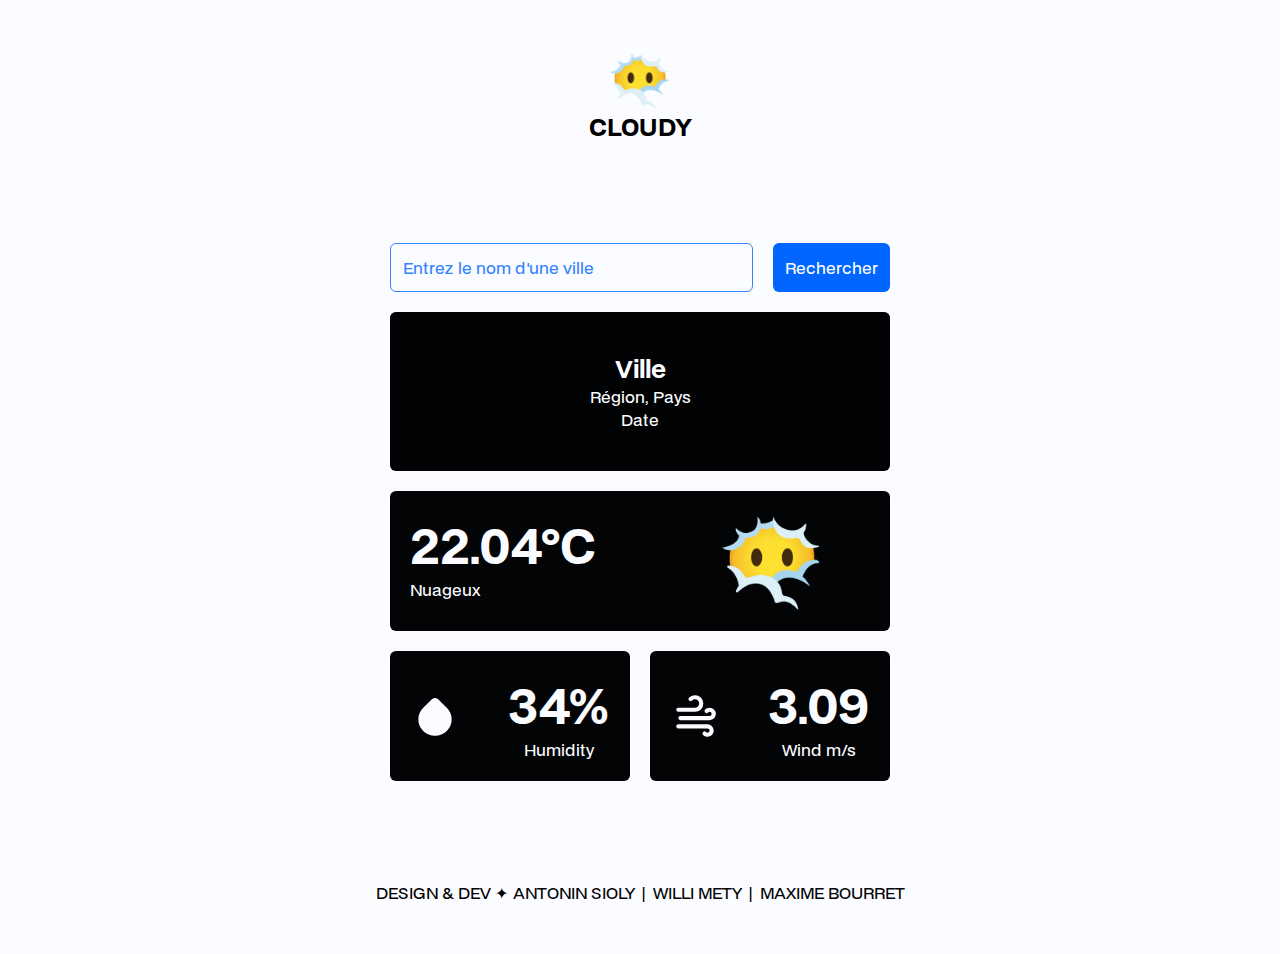
<file: index.html>
<!DOCTYPE html>
<html lang="fr">
  <head>
    <meta charset="UTF-8" />
    <meta name="viewport" content="width=device-width, initial-scale=1.0" />

    <link rel="icon" href="assets/favicon.gif" type="image/gif" />
    <link rel="stylesheet" href="assets/styles/style.css" />

    <title>Cloudy</title>
  </head>
  <body>
    <main>
      <header>
        <img class="logo" src="assets/images/favicon.gif" alt="Logo" />
        <h1>CLOUDY</h1>
      </header>

      <section>
        <form>
          <input
            type="text"
            id="city_input"
            placeholder="Entrez le nom d'une ville"
            required
          />
          <button id="searchBtn">Rechercher</button>
        </form>

        <!-- Card Title -->
        <div class="card card-title">
          <h2>Ville</h2>
          <p>Région, Pays</p>
          <p>Date</p>
        </div>

        <!-- Card Weather -->
        <div class="card card-weather">
          <div class="card-weather-content">
            <h2 class="display1">22.04°C</h2>
            <p>Nuageux</p>
          </div>
          <div class="card-weather-img">
            <img class="logo" src="assets/images/favicon.gif" alt="Logo" />
          </div>
        </div>

        <!-- Card Grid -->
        <div class="card-grid">
          <!-- Card Humidity -->
          <div class="card card-humidity">
            <img
              class="icon"
              src="assets/icons/icon-humidity.svg"
              alt="Icone Humidity"
            />

            <div class="card-mini-content">
              <h2 class="display1">34%</h2>
              <p>Humidity</p>
            </div>
          </div>

          <!-- Card Wind -->
          <div class="card card-wind">
            <img
              class="icon"
              src="assets/icons/icon-wind.svg"
              alt="Icone Wind"
            />

            <div class="card-mini-content">
              <h2 class="display1">3.09</h2>
              <p>Wind m/s</p>
            </div>
          </div>
        </div>
      </section>
    </main>
    <!-- Footer -->
    <footer>
      <p>DESIGN & DEV ✦</p>
      <a class="text-link" href="https://github.com/HeyAnto" target="_blank"
        >ANTONIN SIOLY</a
      >
      <p>|</p>
      <a
        class="text-link"
        href="https://github.com/Willi-Ratech"
        target="_blank"
        >WILLI METY</a
      >
      <p>|</p>
      <a class="text-link" href="https://github.com/Cosmolog1" target="_blank"
        >MAXIME BOURRET</a
      >
    </footer>
    <script src="assets/javascripts/script.js"></script>
  </body>
</html>
</file>
<file: assets/styles/style.css>
@font-face {
  font-family: "BDO Grotesk";
  src: url(../font/BDOGrotesk-VF.ttf) format("truetype");
}

:root {
  /* Primary Color */
  --color-dark: #030405;
  --color-bg-sky: #fbfcff;
  --color-blue: #0066ff;

  /* Font Family */
  --font-family: "BDO Grotesk", "Arial", sans-serif;

  /* Font Size */
  --font-size-display1: 3rem;

  --font-size-p: 1rem;
  --font-size-h1: 1.5rem;
  --font-size-h2: 1.5rem;

  /* Font Weight */
  --font-weight-regular: 400;
  --font-weight-bold: 700;
}

/* Font Style */
.display1 {
  font-size: var(--font-size-display1);
  font-weight: var(--font-weight-bold);
}

h1 {
  font-size: var(--font-size-h1);
  font-weight: var(--font-weight-bold);
}

h2 {
  font-size: var(--font-size-h2);
  font-weight: var(--font-weight-bold);
}

p {
  font-size: var(--font-size-p);
  font-weight: var(--font-weight-regular);
}

/* Reset */
* {
  box-sizing: border-box;
  margin: 0;
  padding: 0;

  font-family: var(--font-family);
  font-size: var(--font-size-p);
  font-weight: var(--font-weight-regular);

  transition: all 0.3s;
}

html {
  scroll-behavior: smooth;
}

a {
  color: var(--color-dark);
  text-decoration: none;
  cursor: pointer;
}

a:hover {
  text-decoration: underline;
  text-underline-offset: 5px;
}

button {
  background: none;
  border: none;
}

/* Layout */
body {
  min-height: 100vh;
  display: flex;
  flex-direction: column;
  justify-content: space-between;
  align-items: center;
  padding: 50px;
  gap: 100px;

  background: var(--color-bg-sky);
}

main {
  width: 100%;
  max-width: 500px;

  flex: 1;
  display: flex;
  flex-direction: column;
  align-items: center;
  gap: 100px;
}

header {
  display: flex;
  flex-direction: column;
  justify-content: center;
  align-items: center;
}

.logo {
  height: 60px;
}

section {
  width: 100%;

  display: flex;
  flex-direction: column;
  gap: 20px;
}

/* Form */
form {
  display: flex;
  gap: 20px;
}

input {
  width: 100%;
  padding: 12px;

  color: var(--color-blue);
  background-color: var(--color-bg-sky);
  border: 1px solid var(--color-blue);
  border-radius: 6px;
  opacity: 0.8;
}

input::placeholder {
  color: var(--color-blue);
}

input:hover {
  opacity: 1;
}

input:focus {
  outline: none;
  opacity: 1;
}

button {
  padding: 12px;

  color: var(--color-bg-sky);
  background: var(--color-blue);
  border-radius: 6px;

  cursor: pointer;
}

button:hover {
  opacity: 0.8;
}

footer {
  display: flex;
  flex-wrap: wrap;
  gap: 5px;
}

/* Icon */
.icon {
  height: 50px;
}

/* Card */
.card {
  overflow: hidden;
  width: 100%;
  display: flex;

  color: var(--color-bg-sky);
  background: var(--color-dark);
  border-radius: 6px;
}

/* Card Grid */
.card-grid {
  display: grid;
  grid-template-columns: repeat(2, 1fr);
  grid-template-rows: 1fr;
  grid-column-gap: 20px;
  grid-row-gap: 20px;
}

/* Card Title */
.card-title {
  position: relative;
  flex-direction: column;
  align-items: center;
  padding: 40px 20px;

  background-size: cover;
  background-position: center;
}

.card-title::before {
  content: "";
  position: absolute;
  width: 100%;
  height: 100%;
  top: 0;
  left: 0;

  background-color: rgba(0, 0, 0, 0.4);
  z-index: 1;
}

.card-title h2,
.card-title p {
  position: relative;
  z-index: 2;
}

/* Card Weather */
.card-weather {
  padding: 20px;
  gap: 20px;
}

.card-weather-content {
  width: 100%;
  display: flex;
  flex-direction: column;
}

.card-weather-img {
  overflow: hidden;
  width: 80%;

  display: flex;
  justify-content: center;
  align-items: center;
}

.card-weather-img img {
  height: 100%;
  max-height: 100px;
}

/* Mini Card */
.card-humidity,
.card-wind {
  justify-content: space-between;
  align-items: center;
  padding: 20px;
  gap: 20px;
}

.card-mini-content {
  display: flex;
  flex-direction: column;
  align-items: center;
}

/* Media Queries */
@media screen and (max-width: 560px) {
  body {
    padding: 20px;
    gap: 50px;
  }

  main {
    gap: 50px;
  }

  form {
    flex-direction: column;
  }

  .card-grid {
    grid-template-columns: repeat(1, 1fr);
  }
}
</file>
